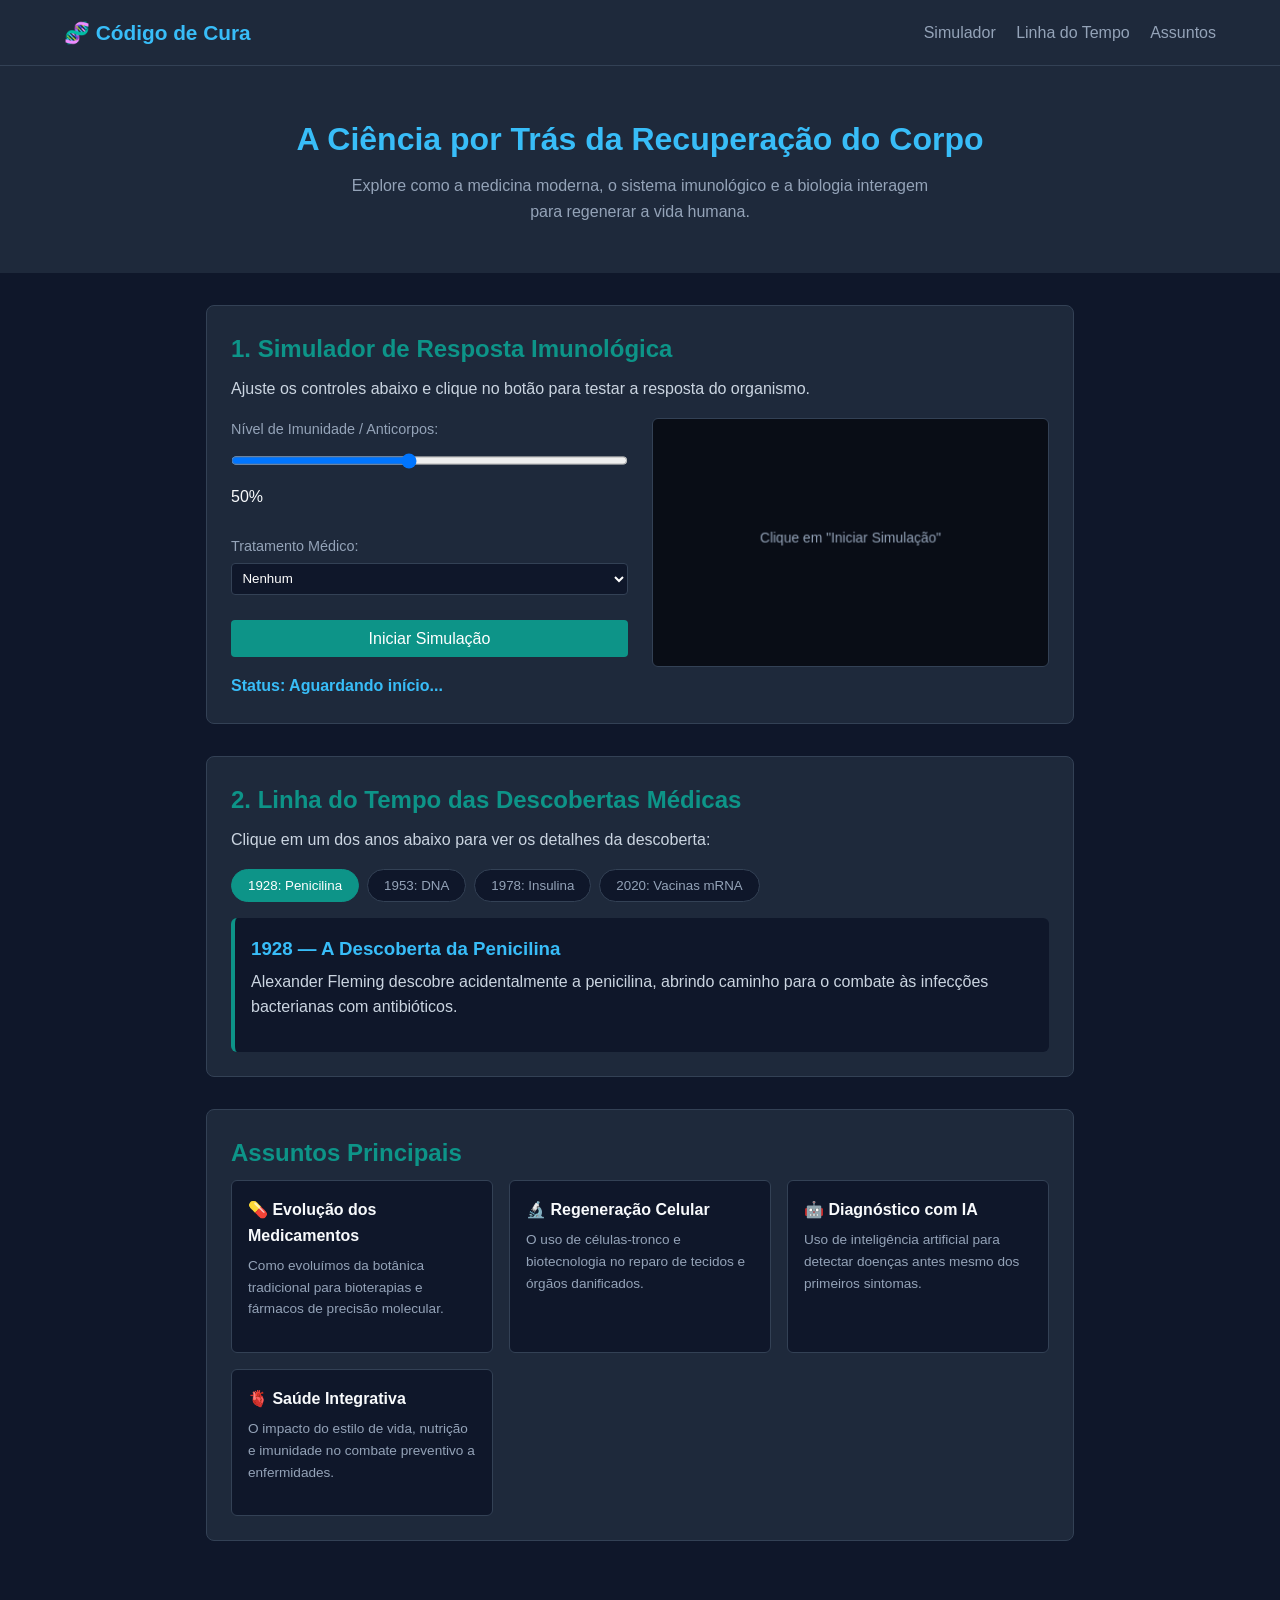
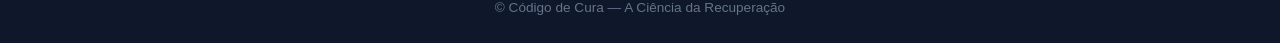
<file: index.html>
<!DOCTYPE html>
<html lang="pt-BR">
<head>
    <meta charset="UTF-8">
    <meta name="viewport" content="width=device-width, initial-scale=1.0">
    <title>Código de Cura | A Ciência da Saúde</title>
    <link rel="stylesheet" href="style.css">
</head>
<body>

    <header class="navbar">
        <div class="logo">🧬 <span>Código de Cura</span></div>
        <nav>
            <a href="#simulador">Simulador</a>
            <a href="#linha-do-tempo">Linha do Tempo</a>
            <a href="#artigos">Assuntos</a>
        </nav>
    </header>

    <section class="hero">
        <h1>A Ciência por Trás da Recuperação do Corpo</h1>
        <p>Explore como a medicina moderna, o sistema imunológico e a biologia interagem para regenerar a vida humana.</p>
    </section>

    <main class="container">

        <!-- SIMULADOR INTERATIVO -->
        <section id="simulador" class="card">
            <h2>1. Simulador de Resposta Imunológica</h2>
            <p>Ajuste os controles abaixo e clique no botão para testar a resposta do organismo.</p>

            <div class="sim-container">
                <div class="controls">
                    <label for="antibody-slider">Nível de Imunidade / Anticorpos:</label>
                    <input type="range" id="antibody-slider" min="10" max="100" value="50">
                    <span id="slider-val">50%</span>

                    <br><br>

                    <label for="treatment-select">Tratamento Médico:</label>
                    <select id="treatment-select">
                        <option value="none">Nenhum</option>
                        <option value="vaccine">Vacina Preventiva</option>
                        <option value="meds">Medicamento Específico</option>
                    </select>

                    <br><br>

                    <button id="start-btn" class="btn">Iniciar Simulação</button>

                    <div id="status-text" class="status">Status: Aguardando início...</div>
                </div>

                <div class="display">
                    <canvas id="simCanvas" width="400" height="250"></canvas>
                </div>
            </div>
        </section>

        <!-- LINHA DO TEMPO -->
        <section id="linha-do-tempo" class="card">
            <h2>2. Linha do Tempo das Descobertas Médicas</h2>
            <p>Clique em um dos anos abaixo para ver os detalhes da descoberta:</p>

            <div class="timeline-nav">
                <button class="t-btn active" onclick="showEvent(1928, this)">1928: Penicilina</button>
                <button class="t-btn" onclick="showEvent(1953, this)">1953: DNA</button>
                <button class="t-btn" onclick="showEvent(1978, this)">1978: Insulina</button>
                <button class="t-btn" onclick="showEvent(2020, this)">2020: Vacinas mRNA</button>
            </div>

            <div id="event-box" class="event-box">
                <h3 id="event-title">1928 — A Descoberta da Penicilina</h3>
                <p id="event-desc">Alexander Fleming descobre acidentalmente a penicilina, abrindo caminho para o combate às infecções bacterianas com antibióticos.</p>
            </div>
        </section>

        <!-- ASSUNTOS -->
        <section id="artigos" class="card">
            <h2>Assuntos Principais</h2>
            <div class="grid">
                <div class="grid-item">
                    <h3>💊 Evolução dos Medicamentos</h3>
                    <p>Como evoluímos da botânica tradicional para bioterapias e fármacos de precisão molecular.</p>
                </div>
                <div class="grid-item">
                    <h3>🔬 Regeneração Celular</h3>
                    <p>O uso de células-tronco e biotecnologia no reparo de tecidos e órgãos danificados.</p>
                </div>
                <div class="grid-item">
                    <h3>🤖 Diagnóstico com IA</h3>
                    <p>Uso de inteligência artificial para detectar doenças antes mesmo dos primeiros sintomas.</p>
                </div>
                <div class="grid-item">
                    <h3>🫀 Saúde Integrativa</h3>
                    <p>O impacto do estilo de vida, nutrição e imunidade no combate preventivo a enfermidades.</p>
                </div>
            </div>
        </section>

    </main>

    <footer>
        <p>&copy; Código de Cura — A Ciência da Recuperação</p>
    </footer>

    <script src="script.js"></script>
</body>
</html>
</file>
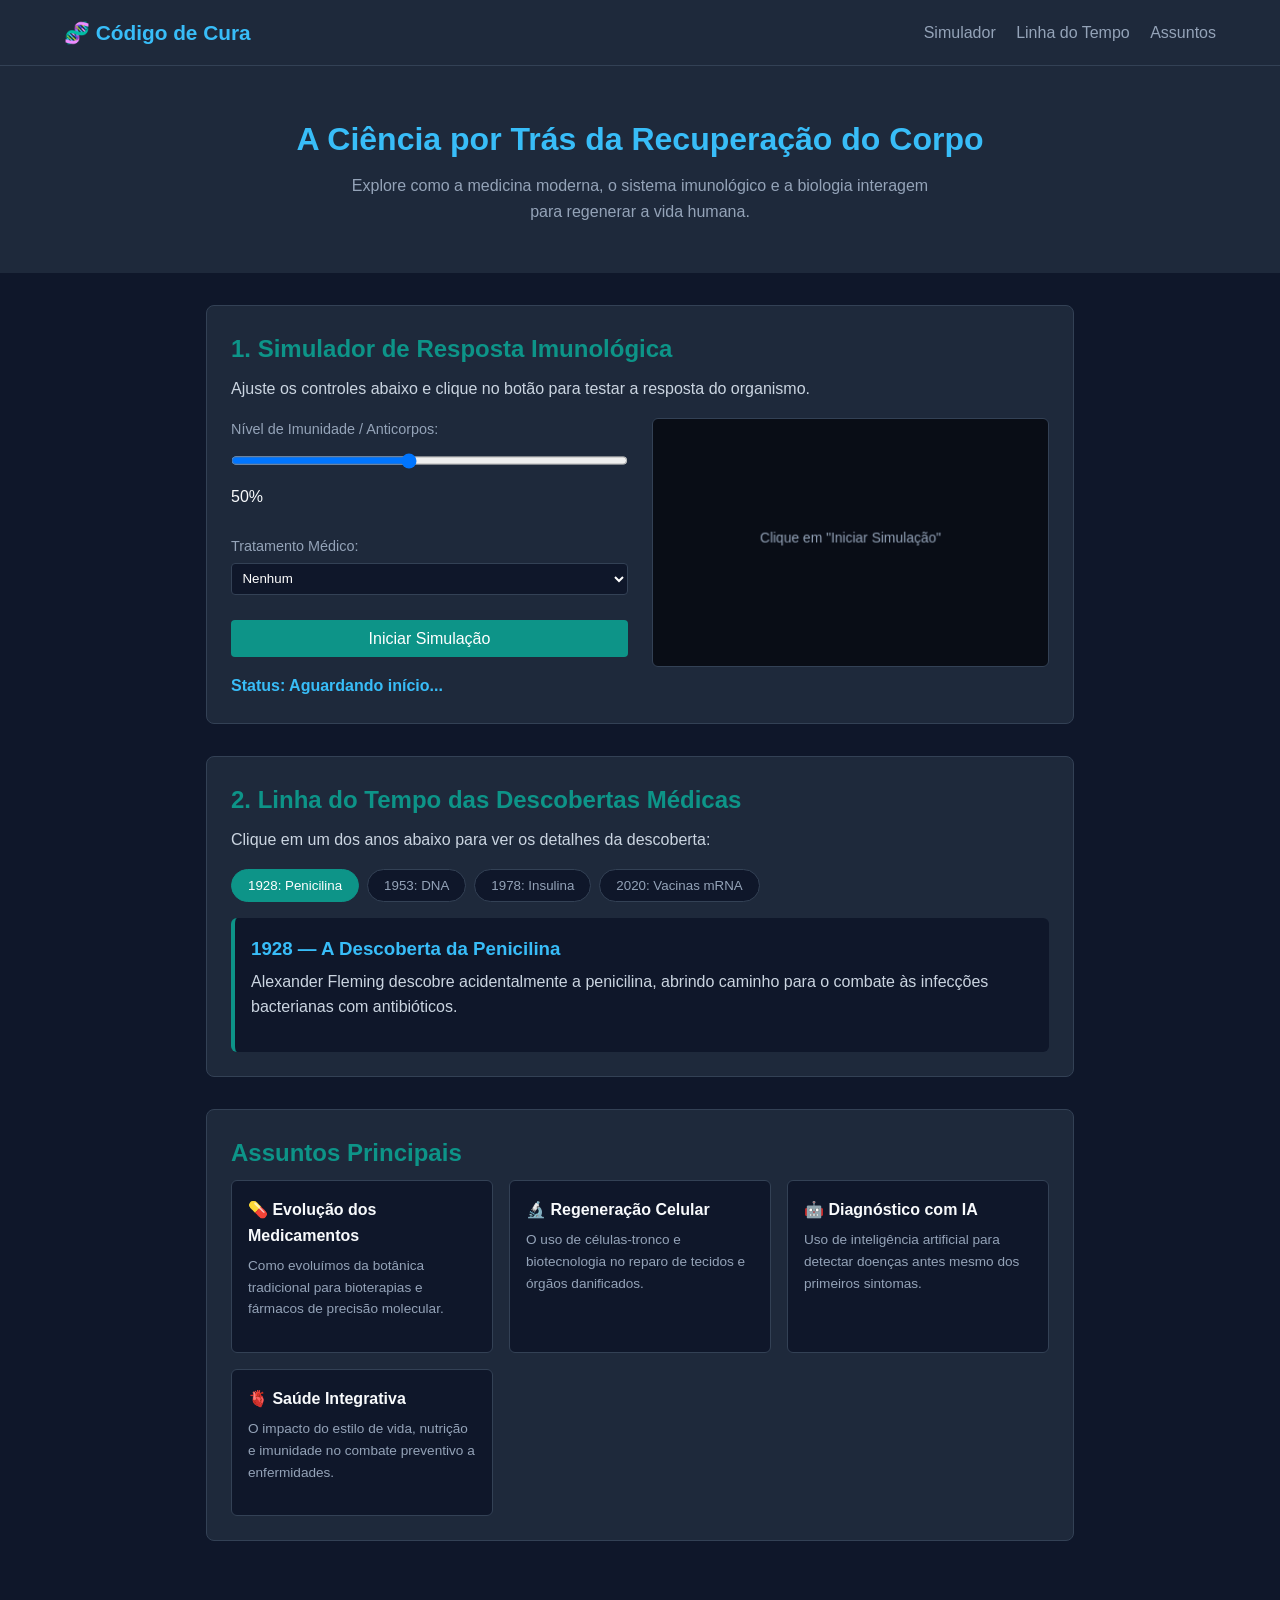
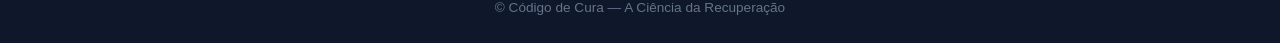
<file: ndex.html>
<!DOCTYPE html>
<html lang="pt-BR">
<head>
    <meta charset="UTF-8">
    <meta name="viewport" content="width=device-width, initial-scale=1.0">
    <title>Código de Cura | A Ciência da Saúde</title>
    <link rel="stylesheet" href="style.css">
</head>
<body>

    <header class="navbar">
        <div class="logo">🧬 <span>Código de Cura</span></div>
        <nav>
            <a href="#simulador">Simulador</a>
            <a href="#linha-do-tempo">Linha do Tempo</a>
            <a href="#artigos">Assuntos</a>
        </nav>
    </header>

    <section class="hero">
        <h1>A Ciência por Trás da Recuperação do Corpo</h1>
        <p>Explore como a medicina moderna, o sistema imunológico e a biologia interagem para regenerar a vida humana.</p>
    </section>

    <main class="container">

        <!-- SIMULADOR INTERATIVO -->
        <section id="simulador" class="card">
            <h2>1. Simulador de Resposta Imunológica</h2>
            <p>Ajuste os controles abaixo e clique no botão para testar a resposta do organismo.</p>

            <div class="sim-container">
                <div class="controls">
                    <label for="antibody-slider">Nível de Imunidade / Anticorpos:</label>
                    <input type="range" id="antibody-slider" min="10" max="100" value="50">
                    <span id="slider-val">50%</span>

                    <br><br>

                    <label for="treatment-select">Tratamento Médico:</label>
                    <select id="treatment-select">
                        <option value="none">Nenhum</option>
                        <option value="vaccine">Vacina Prevencional</option>
                        <option value="meds">Medicamento Específico</option>
                    </select>

                    <br><br>

                    <button id="start-btn" class="btn">Iniciar Simulação</button>

                    <div id="status-text" class="status">Status: Aguardando início...</div>
                </div>

                <div class="display">
                    <canvas id="simCanvas" width="400" height="250"></canvas>
                </div>
            </div>
        </section>

        <!-- LINHA DO TEMPO -->
        <section id="linha-do-tempo" class="card">
            <h2>2. Linha do Tempo das Descobertas Médicas</h2>
            <p>Clique em um dos anos abaixo para ver os detalhes da descoberta:</p>

            <div class="timeline-nav">
                <button class="t-btn active" onclick="showEvent(1928, this)">1928: Penicilina</button>
                <button class="t-btn" onclick="showEvent(1953, this)">1953: DNA</button>
                <button class="t-btn" onclick="showEvent(1978, this)">1978: Insulina</button>
                <button class="t-btn" onclick="showEvent(2020, this)">2020: Vacinas mRNA</button>
            </div>

            <div id="event-box" class="event-box">
                <h3 id="event-title">1928 — A Descoberta da Penicilina</h3>
                <p id="event-desc">Alexander Fleming descobre acidentalmente a penicilina, abrindo caminho para o combate às infecções bacterianas com antibióticos.</p>
            </div>
        </section>

        <!-- ASSUNTOS -->
        <section id="artigos" class="card">
            <h2>Assuntos Principais</h2>
            <div class="grid">
                <div class="grid-item">
                    <h3>💊 Evolução dos Medicamentos</h3>
                    <p>Como evoluímos da botânica tradicional para bioterapias e fármacos de precisão molecular.</p>
                </div>
                <div class="grid-item">
                    <h3>🔬 Regeneração Celular</h3>
                    <p>O uso de células-tronco e biotecnologia no reparo de tecidos e órgãos danificados.</p>
                </div>
                <div class="grid-item">
                    <h3>🤖 Diagnóstico com IA</h3>
                    <p>Uso de inteligência artificial para detectar doenças antes mesmo dos primeiros sintomas.</p>
                </div>
                <div class="grid-item">
                    <h3>🫀 Saúde Integrativa</h3>
                    <p>O impacto do estilo de vida, nutrição e imunidade no combate preventivo a enfermidades.</p>
                </div>
            </div>
        </section>

    </main>

    <footer>
        <p>&copy; Código de Cura — A Ciência da Recuperação</p>
    </footer>

    <script src="script.js"></script>
</body>
</html>
</file>
<file: style.css>
* {
    box-sizing: border-box;
    margin: 0;
    padding: 0;
}

body {
    background-color: #0f172a;
    color: #f8fafc;
    font-family: Arial, sans-serif;
    line-height: 1.6;
}

.navbar {
    display: flex;
    justify-content: space-between;
    align-items: center;
    padding: 1rem 5%;
    background-color: #1e293b;
    border-bottom: 1px solid #334155;
}

.logo {
    font-size: 1.3rem;
    font-weight: bold;
    color: #38bdf8;
}

.navbar nav a {
    color: #94a3b8;
    text-decoration: none;
    margin-left: 1rem;
}

.navbar nav a:hover {
    color: #ffffff;
}

.hero {
    text-align: center;
    padding: 3rem 1rem;
    background-color: #1e293b;
    margin-bottom: 2rem;
}

.hero h1 {
    font-size: 2rem;
    color: #38bdf8;
    margin-bottom: 0.5rem;
}

.hero p {
    color: #94a3b8;
    max-width: 600px;
    margin: 0 auto;
}

.container {
    max-width: 900px;
    margin: 0 auto;
    padding: 0 1rem;
}

.card {
    background-color: #1e293b;
    border-radius: 8px;
    padding: 1.5rem;
    margin-bottom: 2rem;
    border: 1px solid #334155;
}

.card h2 {
    color: #0d9488;
    margin-bottom: 0.5rem;
}

.card p {
    color: #cbd5e1;
    margin-bottom: 1rem;
}

/* Simulador */
.sim-container {
    display: flex;
    flex-wrap: wrap;
    gap: 1.5rem;
}

.controls {
    flex: 1;
    min-width: 250px;
}

.controls label {
    display: block;
    font-size: 0.9rem;
    color: #94a3b8;
}

.controls input[type="range"], .controls select {
    width: 100%;
    margin-top: 0.3rem;
    padding: 0.4rem;
    background-color: #0f172a;
    color: #fff;
    border: 1px solid #334155;
    border-radius: 4px;
}

.btn {
    background-color: #0d9488;
    color: white;
    border: none;
    padding: 0.6rem 1.2rem;
    border-radius: 4px;
    cursor: pointer;
    font-size: 1rem;
    width: 100%;
}

.btn:hover {
    background-color: #14b8a6;
}

.status {
    margin-top: 1rem;
    font-weight: bold;
    color: #38bdf8;
}

.display {
    flex: 1;
    min-width: 250px;
    text-align: center;
}

#simCanvas {
    background-color: #090d16;
    border: 1px solid #334155;
    border-radius: 6px;
    width: 100%;
    max-width: 400px;
}

/* Linha do Tempo */
.timeline-nav {
    display: flex;
    gap: 0.5rem;
    flex-wrap: wrap;
    margin-bottom: 1rem;
}

.t-btn {
    background-color: #0f172a;
    color: #94a3b8;
    border: 1px solid #334155;
    padding: 0.5rem 1rem;
    border-radius: 20px;
    cursor: pointer;
}

.t-btn.active, .t-btn:hover {
    background-color: #0d9488;
    color: white;
    border-color: #0d9488;
}

.event-box {
    background-color: #0f172a;
    padding: 1rem;
    border-radius: 6px;
    border-left: 4px solid #0d9488;
}

.event-box h3 {
    color: #38bdf8;
    margin-bottom: 0.3rem;
}

/* Grid Assuntos */
.grid {
    display: grid;
    grid-template-columns: repeat(auto-fit, minmax(200px, 1fr));
    gap: 1rem;
}

.grid-item {
    background-color: #0f172a;
    padding: 1rem;
    border-radius: 6px;
    border: 1px solid #334155;
}

.grid-item h3 {
    font-size: 1rem;
    margin-bottom: 0.4rem;
    color: #f8fafc;
}

.grid-item p {
    font-size: 0.85rem;
    color: #94a3b8;
}

footer {
    text-align: center;
    padding: 1.5rem;
    color: #64748b;
    font-size: 0.85rem;
}
</file>
